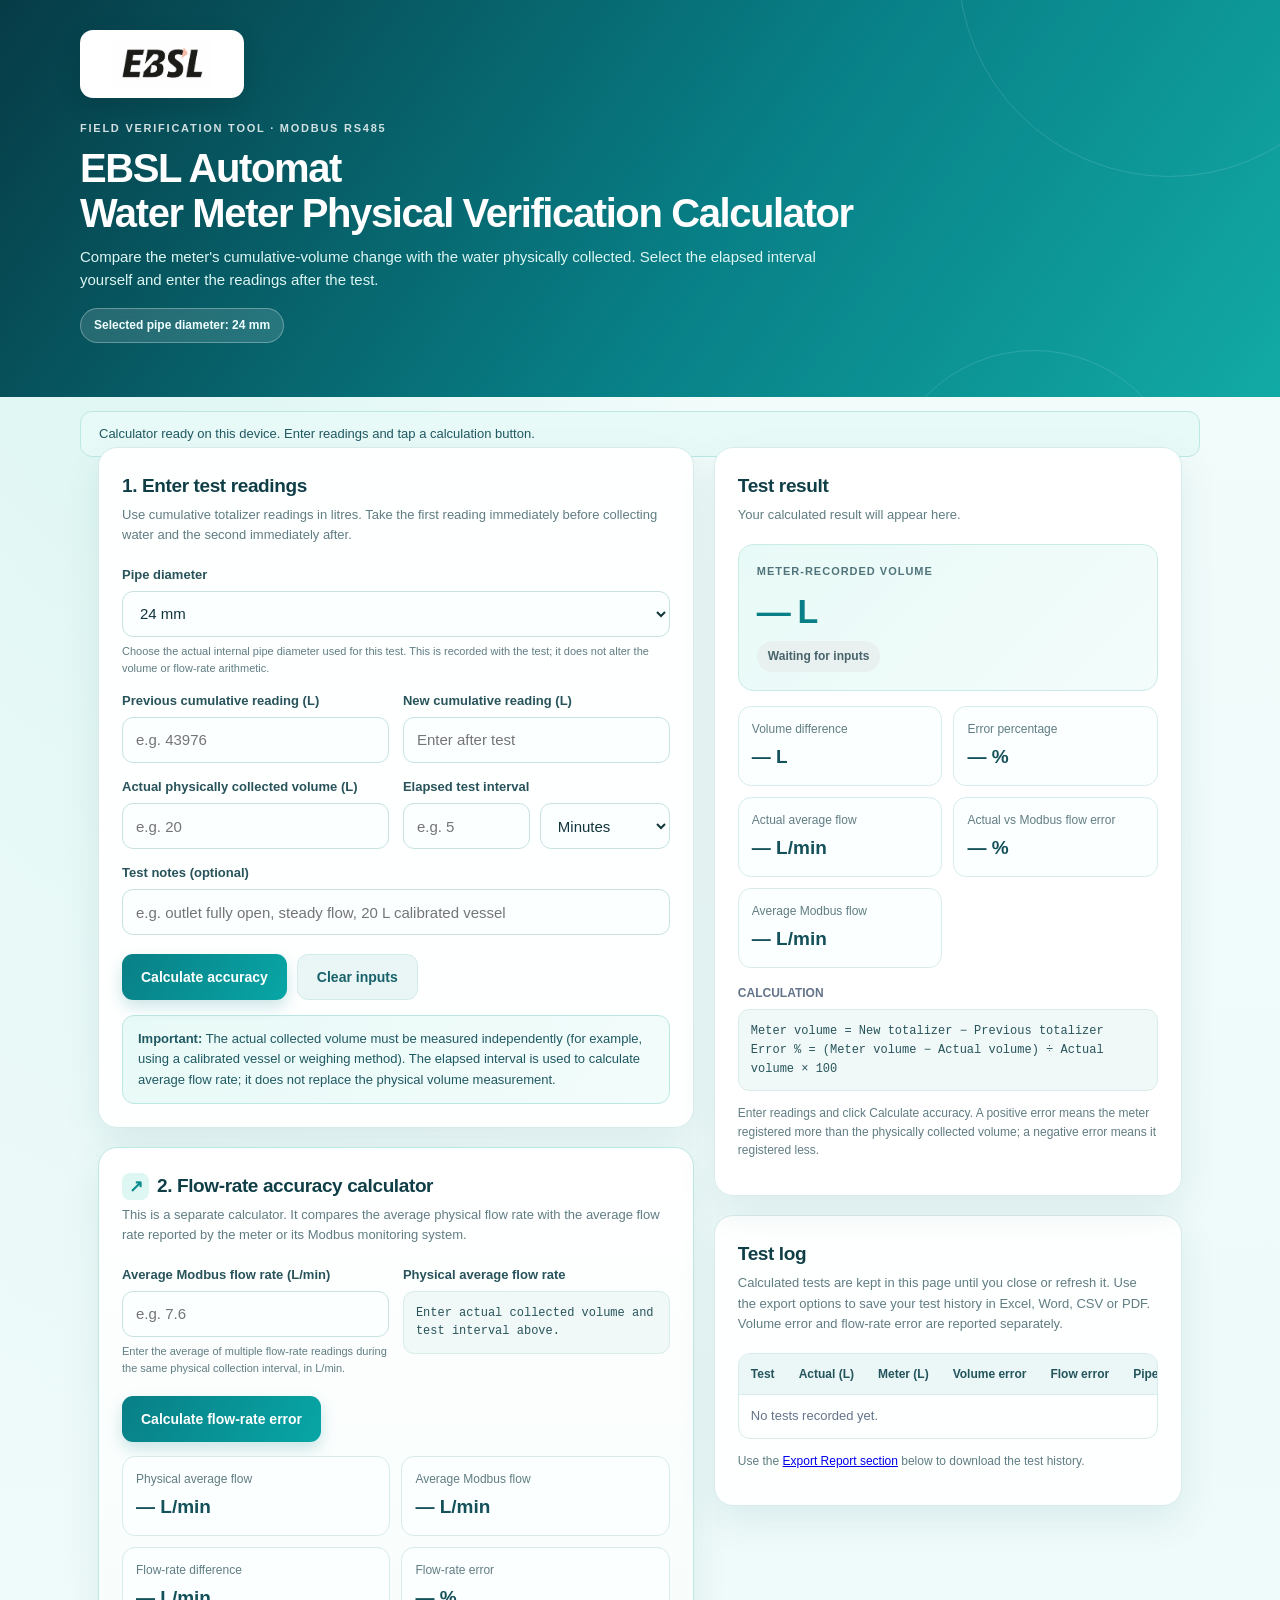
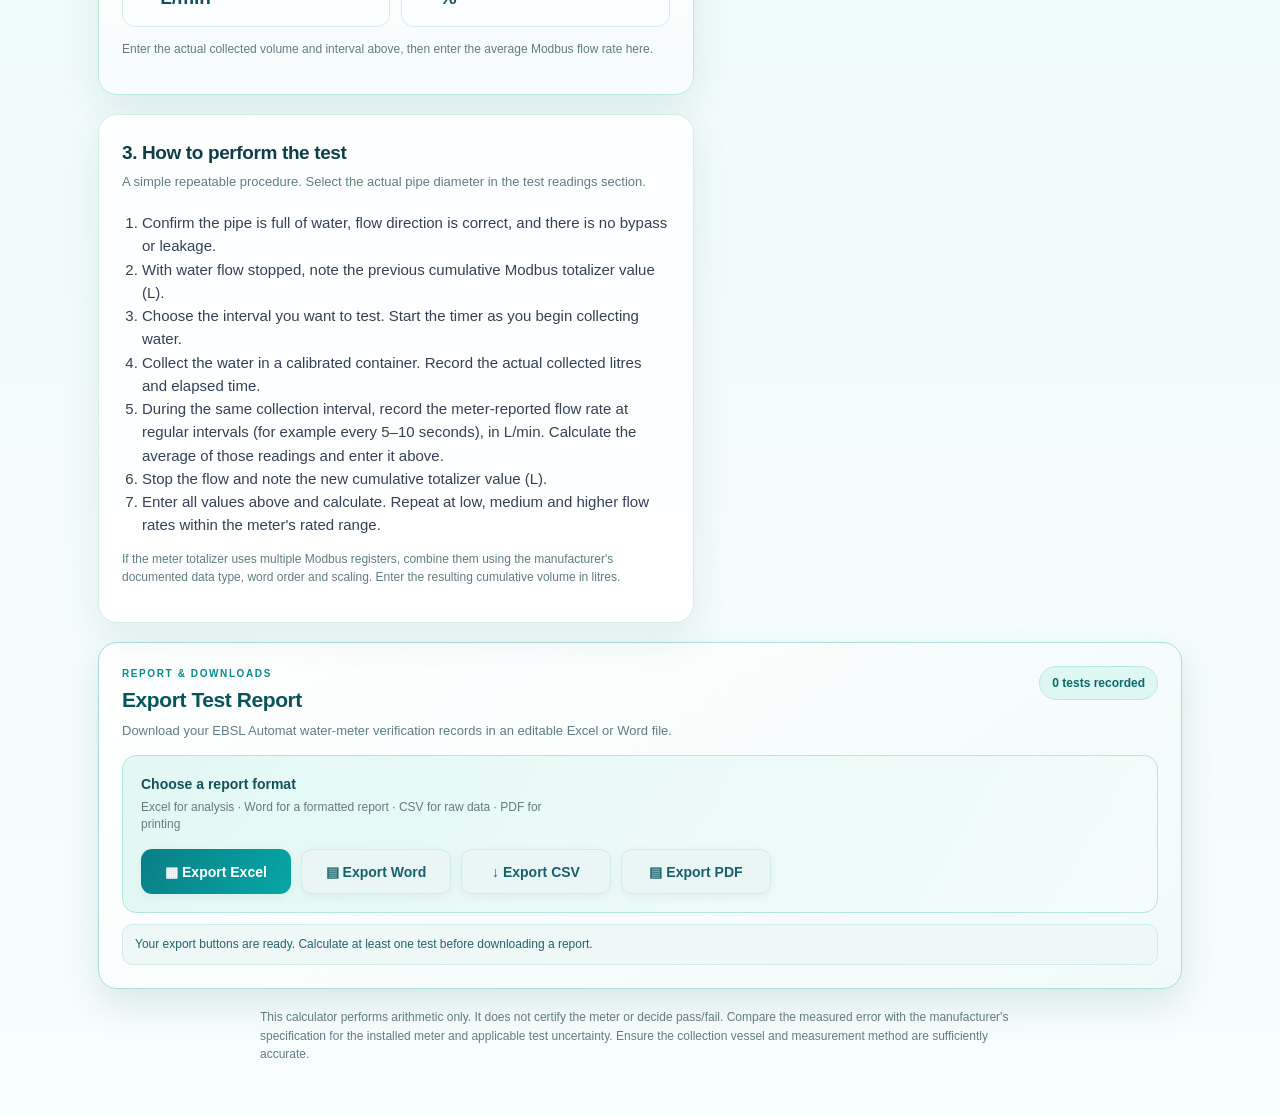
<file: index.html>
<!DOCTYPE html>
<html lang="en">
<head>
<meta charset="UTF-8" />
<meta name="viewport" content="width=device-width, initial-scale=1.0, viewport-fit=cover" />
<meta name="theme-color" content="#063b46" />
<meta name="description" content="EBSL Automat water meter physical verification calculator – compare cumulative totalizer volume with physically collected water and Modbus flow rate." />
<title>EBSL Automat | Water Meter Physical Verification Calculator</title>
<link rel="stylesheet" href="css/styles.css" />
</head>
<body>
<header><div class="wrap"><div class="brandbar"><img class="brand-logo" src="assets/ebsl-logo.png" alt="EBSL Automat logo"></div><div class="eyebrow">Field verification tool · Modbus RS485</div><h1>EBSL Automat<br>Water Meter Physical Verification Calculator</h1><p>Compare the meter's cumulative-volume change with the water physically collected. Select the elapsed interval yourself and enter the readings after the test.</p><span class="spec-pill" id="diameterPill">Selected pipe diameter: 24 mm</span></div></header>
<div id="runtimeStatus" class="notice" style="display:none;max-width:1120px;margin:14px auto;padding:12px 18px" role="status"></div>
<noscript><div class="notice" style="max-width:1120px;margin:14px auto;padding:14px 18px;border-color:#e8b4aa;background:#fff4f2;color:#8a2e22"><strong>JavaScript is disabled in this viewer.</strong> Open this HTML file directly in Chrome (Android) or Safari (iPhone). File previews in messaging, cloud-drive or document apps may not run calculator buttons.</div></noscript>
<main>
<div class="layout">
<section>
<div class="card" id="volumeCalculator">
<h2>1. Enter test readings</h2><p class="sub">Use cumulative totalizer readings in litres. Take the first reading immediately before collecting water and the second immediately after.</p>
<div class="grid">
<div class="field full"><label for="pipeDiameter">Pipe diameter</label><select id="pipeDiameter"><option value="15">15 mm (DN15)</option><option value="20">20 mm (DN20)</option><option value="24" selected>24 mm</option><option value="25">25 mm (DN25)</option><option value="32">32 mm (DN32)</option><option value="40">40 mm (DN40)</option><option value="50">50 mm (DN50)</option><option value="65">65 mm (DN65)</option><option value="80">80 mm (DN80)</option><option value="100">100 mm (DN100)</option><option value="custom">Other / custom diameter</option></select><div class="field hidden" id="customDiameterWrap" style="margin-top:8px"><label for="customDiameter">Enter diameter (mm)</label><input id="customDiameter" type="number" min="1" step="any" placeholder="Enter pipe diameter in mm"></div><span class="hint">Choose the actual internal pipe diameter used for this test. This is recorded with the test; it does not alter the volume or flow-rate arithmetic.</span></div>
<div class="field"><label for="initial">Previous cumulative reading (L)</label><input id="initial" type="number" min="0" step="any" placeholder="e.g. 43976"></div>
<div class="field"><label for="final">New cumulative reading (L)</label><input id="final" type="number" min="0" step="any" placeholder="Enter after test"></div>
<div class="field"><label for="actual">Actual physically collected volume (L)</label><input id="actual" type="number" min="0" step="any" placeholder="e.g. 20"></div>

<div class="field"><label for="duration">Elapsed test interval</label><div class="interval"><input id="duration" type="number" min="0" step="any" placeholder="e.g. 5"><select id="unit"><option value="sec">Seconds</option><option value="min" selected>Minutes</option><option value="hr">Hours</option></select></div></div>
<div class="field full"><label for="notes">Test notes (optional)</label><input id="notes" type="text" placeholder="e.g. outlet fully open, steady flow, 20 L calibrated vessel"></div>
</div>
<div class="actions"><button class="primary" id="calculate" type="button">Calculate accuracy</button><button class="secondary" id="reset" type="button">Clear inputs</button></div>
<div class="error" id="error" role="alert"></div>
<div class="notice"><strong>Important:</strong> The actual collected volume must be measured independently (for example, using a calibrated vessel or weighing method). The elapsed interval is used to calculate average flow rate; it does not replace the physical volume measurement.</div>
</div>
<div class="card" id="flowCalculator">
<h2>2. Flow-rate accuracy calculator</h2>
<p class="sub">This is a separate calculator. It compares the average physical flow rate with the average flow rate reported by the meter or its Modbus monitoring system.</p>
<div class="grid">
<div class="field"><label for="flowModbus">Average Modbus flow rate (L/min)</label><input id="flowModbus" type="number" min="0" step="any" placeholder="e.g. 7.6"><span class="hint">Enter the average of multiple flow-rate readings during the same physical collection interval, in L/min.</span></div>
<div class="field"><label>Physical average flow rate</label><div class="formula" id="physicalFlowPreview">Enter actual collected volume and test interval above.</div></div>
</div>
<div class="actions"><button class="primary" id="calculateFlow" type="button">Calculate flow-rate error</button></div>
<div class="metrics" style="margin-top:14px">
<div class="metric"><span>Physical average flow</span><strong id="flowActualResult">— L/min</strong></div>
<div class="metric"><span>Average Modbus flow</span><strong id="flowModbusResult">— L/min</strong></div>
<div class="metric"><span>Flow-rate difference</span><strong id="flowDifference">— L/min</strong></div>
<div class="metric"><span>Flow-rate error</span><strong id="flowErrorResult">— %</strong></div>
</div>
<p class="foot" id="flowInterpretation">Enter the actual collected volume and interval above, then enter the average Modbus flow rate here.</p>
</div>
<div class="card" id="instructions">
<h2>3. How to perform the test</h2><p class="sub">A simple repeatable procedure. Select the actual pipe diameter in the test readings section.</p>
<ol style="padding-left:20px;margin:0;color:#334155">
<li>Confirm the pipe is full of water, flow direction is correct, and there is no bypass or leakage.</li>
<li>With water flow stopped, note the previous cumulative Modbus totalizer value (L).</li>
<li>Choose the interval you want to test. Start the timer as you begin collecting water.</li>
<li>Collect the water in a calibrated container. Record the actual collected litres and elapsed time.</li>
<li>During the same collection interval, record the meter-reported flow rate at regular intervals (for example every 5–10 seconds), in L/min. Calculate the average of those readings and enter it above.</li>
<li>Stop the flow and note the new cumulative totalizer value (L).</li>
<li>Enter all values above and calculate. Repeat at low, medium and higher flow rates within the meter's rated range.</li>
</ol>
<p class="foot">If the meter totalizer uses multiple Modbus registers, combine them using the manufacturer's documented data type, word order and scaling. Enter the resulting cumulative volume in litres.</p>
</div>
</section>
<aside>
<div class="card result" id="resultCard" aria-live="polite">
<h2>Test result</h2><p class="sub">Your calculated result will appear here.</p>
<div class="hero-result"><div class="small">Meter-recorded volume</div><div class="big" id="meterVolume">— L</div><span class="status" id="status">Waiting for inputs</span></div>
<div class="metrics">
<div class="metric"><span>Volume difference</span><strong id="difference">— L</strong></div>
<div class="metric"><span>Error percentage</span><strong id="errorPct">— %</strong></div>
<div class="metric"><span>Actual average flow</span><strong id="actualFlow">— L/min</strong></div>
<div class="metric"><span>Actual vs Modbus flow error</span><strong id="flowError">— %</strong></div>
<div class="metric"><span>Average Modbus flow</span><strong id="meterFlow">— L/min</strong></div>
</div>
<div style="margin-top:16px"><div class="small" style="font-size:12px;color:#64748b;font-weight:700;margin-bottom:7px">CALCULATION</div><div class="formula" id="formula">Meter volume = New totalizer − Previous totalizer<br>Error % = (Meter volume − Actual volume) ÷ Actual volume × 100</div></div>
<p class="foot" id="interpretation">Enter readings and click Calculate accuracy. A positive error means the meter registered more than the physically collected volume; a negative error means it registered less.</p>
</div>
<div class="card" id="testLog">
<h2>Test log</h2><p class="sub">Calculated tests are kept in this page until you close or refresh it. Use the export options to save your test history in Excel, Word, CSV or PDF. Volume error and flow-rate error are reported separately.</p>
<div class="table-wrap"><table><thead><tr><th>Test</th><th>Actual (L)</th><th>Meter (L)</th><th>Volume error</th><th>Flow error</th><th>Pipe diameter</th><th>Interval</th><th></th></tr></thead><tbody id="log"><tr><td colspan="8" style="color:#64748b">No tests recorded yet.</td></tr></tbody></table></div>
<p class="foot no-print">Use the <a href="#exportArea">Export Report section</a> below to download the test history.</p>
</div>
</aside>
</div>

<section class="card export-card no-print" id="exportArea" aria-label="Export test report">
  <div class="export-heading">
    <div>
      <div class="eyebrow export-eyebrow">REPORT &amp; DOWNLOADS</div>
      <h2>Export Test Report</h2>
      <p class="sub">Download your EBSL Automat water-meter verification records in an editable Excel or Word file.</p>
    </div>
    <span class="export-count" id="exportCount">0 tests recorded</span>
  </div>
  <div class="export-panel">
    <div class="export-copy"><strong>Choose a report format</strong><span>Excel for analysis · Word for a formatted report · CSV for raw data · PDF for printing</span></div>
    <div class="export-actions"><button class="primary" id="exportExcel" type="button">▦ Export Excel</button><button class="secondary" id="exportWord" type="button">▤ Export Word</button><button class="secondary" id="export" type="button">↓ Export CSV</button><button class="secondary" id="exportPdf" type="button">▤ Export PDF</button></div>
  </div>
  <p class="export-message" id="exportStatus" role="status" aria-live="polite">Your export buttons are ready. Calculate at least one test before downloading a report.</p>
</section>

<p class="foot" style="max-width:760px;margin:0 auto">This calculator performs arithmetic only. It does not certify the meter or decide pass/fail. Compare the measured error with the manufacturer's specification for the installed meter and applicable test uncertainty. Ensure the collection vessel and measurement method are sufficiently accurate.</p>
</main>
<section id="printReport" aria-hidden="true"></section>
<script src="js/app.js"></script>
</body>
</html>
</file>
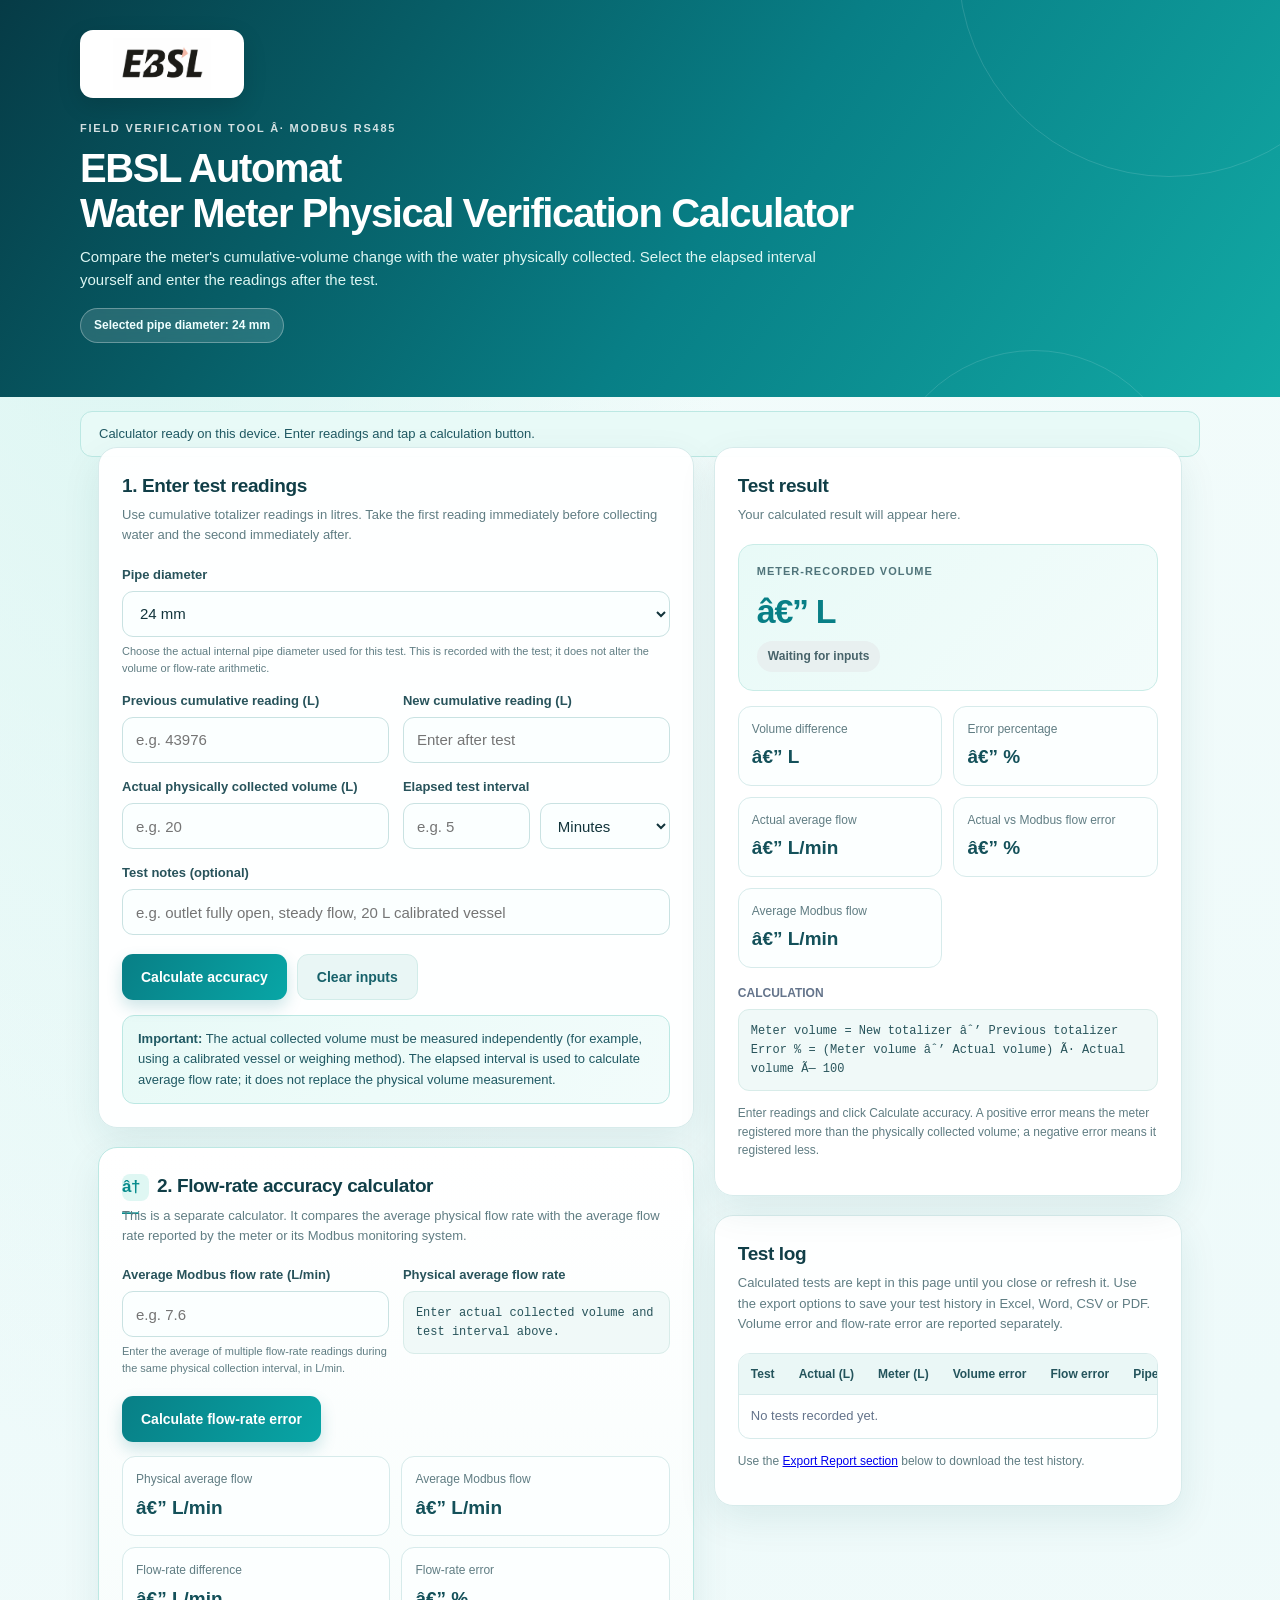
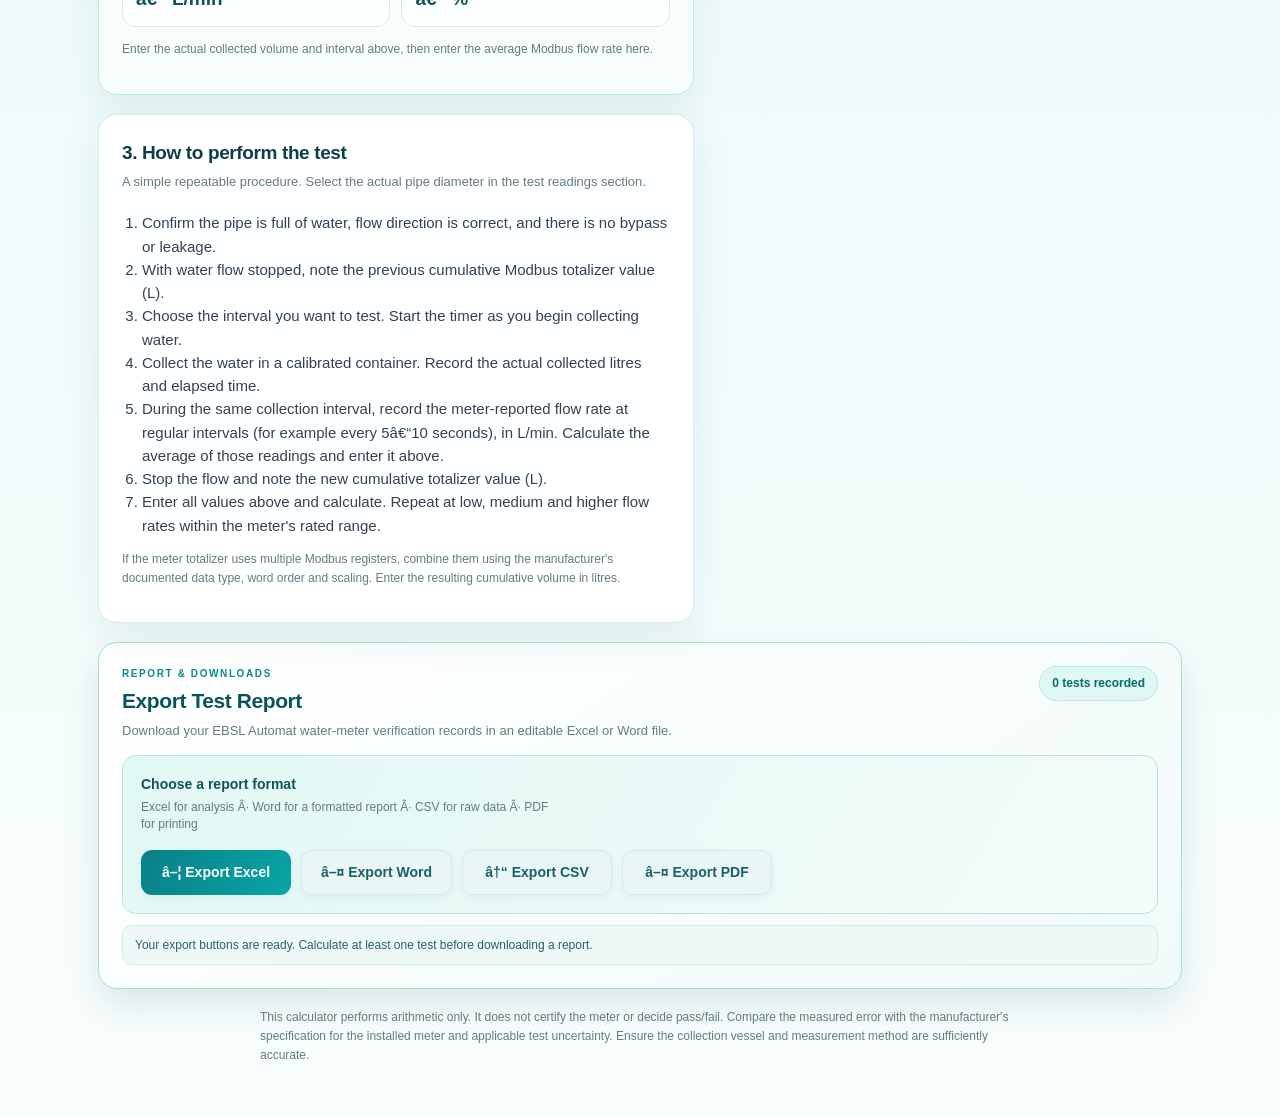
<file: standalone.html>
﻿<!DOCTYPE html>
<html lang="en">
<head>
<meta charset="UTF-8" />
<meta name="viewport" content="width=device-width, initial-scale=1.0, viewport-fit=cover" />
<meta name="theme-color" content="#063b46" />
<meta name="description" content="EBSL Automat water meter physical verification calculator â€“ compare cumulative totalizer volume with physically collected water and Modbus flow rate." />
<title>EBSL Automat | Water Meter Physical Verification Calculator</title>
<style>
:root {
    --bg:#eefafa;
    --card:#ffffff;
    --ink:#12343b;
    --muted:#607d83;
    --line:#d7ebeb;
    --aqua:#08a6a6;
    --aqua-dark:#087f86;
    --aqua-soft:#e4f8f6;
    --deep:#073b46;
    --green:#087a55;
    --red:#b42318;
    --amber:#946200;
    --shadow:0 14px 38px rgba(8,85,93,.09)
}
* {
    box-sizing:border-box
}
html {
    scroll-behavior:smooth;
    -webkit-text-size-adjust:100%
}
body {
    margin:0;
    background:radial-gradient(ellipse at 10% 0%,#d9f5f1 0,transparent 38%),linear-gradient(180deg,#f3fcfb 0%,#eefafa 52%,#f8fdfd 100%);
    color:var(--ink);
    font:15px/1.55 Inter,Segoe UI,Arial,sans-serif;
    overflow-x:hidden
}
header {
    position:relative;
    overflow:hidden;
    background:linear-gradient(125deg,#063b46 0%,#087f86 56%,#12aaa5 100%);
    color:#fff;
    padding:30px 22px 54px
}
header:before,header:after {
    content:"";
    position:absolute;
    border:1px solid rgba(255,255,255,.13);
    border-radius:50%;
    pointer-events:none
}
header:before {
    width:420px;
    height:420px;
    right:-100px;
    top:-245px
}
header:after {
    width:300px;
    height:300px;
    right:95px;
    bottom:-255px
}
.wrap {
    max-width:1120px;
    margin:auto;
    position:relative;
    z-index:1
}
.eyebrow {
    font-size:11px;
    letter-spacing:.16em;
    text-transform:uppercase;
    opacity:.82;
    font-weight:800
}
h1 {
    font-size:clamp(27px,4vw,40px);
    margin:9px 0 9px;
    line-height:1.12;
    letter-spacing:-.035em
}
header p {
    margin:0;
    color:#ddf6f3;
    max-width:740px
}
.brandbar {
    display:flex;
    align-items:center;
    gap:18px;
    margin-bottom:22px
}
.brand-logo {
    width:164px;
    max-height:68px;
    object-fit:contain;
    background:#fff;
    border-radius:13px;
    padding:8px 12px;
    box-shadow:0 8px 24px rgba(0,0,0,.12)
}
.spec-pill {
    display:inline-flex;
    align-items:center;
    gap:8px;
    margin-top:17px;
    background:rgba(255,255,255,.13);
    border:1px solid rgba(255,255,255,.3);
    color:#efffff;
    border-radius:99px;
    padding:7px 13px;
    font-size:12px;
    font-weight:750;
    backdrop-filter:blur(8px)
}
main {
    max-width:1120px;
    margin:-24px auto 52px;
    padding:0 18px;
    position:relative;
    z-index:2
}
.layout {
    display:grid;
    grid-template-columns:1.12fr .88fr;
    gap:20px;
    align-items:start
}
.card {
    background:rgba(255,255,255,.96);
    border:1px solid var(--line);
    border-radius:19px;
    padding:23px;
    box-shadow:var(--shadow);
    margin-bottom:19px
}
.card h2 {
    font-size:19px;
    margin:0 0 5px;
    letter-spacing:-.02em;
    color:#103e47
}
.sub {
    color:var(--muted);
    font-size:13px;
    margin:0 0 19px
}
.grid {
    display:grid;
    grid-template-columns:1fr 1fr;
    gap:14px
}
.field {
    display:flex;
    flex-direction:column;
    gap:6px
}
.field.full {
    grid-column:1/-1
}
label {
    font-size:13px;
    font-weight:700;
    color:#28535b
}
input,select {
    width:100%;
    height:46px;
    border:1px solid #c9e2e2;
    border-radius:11px;
    padding:0 13px;
    font:inherit;
    color:var(--ink);
    background:#fbffff;
    outline:none;
    transition:border .18s,box-shadow .18s
}
input:focus,select:focus {
    border-color:var(--aqua);
    box-shadow:0 0 0 4px rgba(8,166,166,.13)
}
.hint {
    font-size:11px;
    color:var(--muted)
}
.interval {
    display:grid;
    grid-template-columns:1fr 130px;
    gap:10px
}
.actions {
    display:flex;
    gap:10px;
    flex-wrap:wrap;
    margin-top:19px
}
button {
    border:0;
    border-radius:11px;
    padding:12px 19px;
    font-weight:750;
    font-size:14px;
    cursor:pointer;
    transition:transform .15s,box-shadow .15s,background .15s,opacity .15s
}
button:hover {
    transform:translateY(-1px)
}
button:active {
    transform:translateY(0)
}
.primary {
    background:linear-gradient(120deg,var(--aqua-dark),var(--aqua));
    color:#fff;
    box-shadow:0 7px 16px rgba(8,127,134,.2)
}
.primary:hover {
    background:linear-gradient(120deg,#066c75,#079895);
    box-shadow:0 9px 20px rgba(8,127,134,.25)
}
.secondary {
    background:#e9f6f5;
    color:#17616a;
    border:1px solid #d2ece9
}
.secondary:hover {
    background:#dff2f0
}
/* Disabled state for buttons */
button[disabled],button.disabled {
    opacity:.5;
    cursor:not-allowed;
    pointer-events:none
}
.notice {
    border:1px solid #bce8e3;
    background:linear-gradient(120deg,#e8faf7,#f2fcfb);
    color:#205963;
    border-radius:12px;
    padding:13px 15px;
    font-size:13px;
    margin-top:15px
}
.result {
    position:sticky;
    top:16px
}
.hero-result {
    background:linear-gradient(135deg,#e8faf7,#f3fcfb);
    border:1px solid #c9ece7;
    border-radius:15px;
    padding:18px;
    margin:15px 0
}
.hero-result .small {
    font-size:11px;
    color:#50747a;
    font-weight:800;
    text-transform:uppercase;
    letter-spacing:.09em
}
.big {
    font-size:34px;
    font-weight:850;
    letter-spacing:-.04em;
    margin:4px 0;
    color:#087f86;
    word-break:break-word
}
.status {
    display:inline-block;
    border-radius:99px;
    padding:6px 11px;
    font-size:12px;
    font-weight:800;
    background:#e8f0f0;
    color:#47636a;
    transition:background .2s,color .2s
}
.status.good {
    background:#d9f7e9;
    color:#116342
}
.status.warn {
    background:#fff4d8;
    color:#855d00
}
.status.bad {
    background:#fee6e4;
    color:#991b1b
}
.metrics {
    display:grid;
    grid-template-columns:1fr 1fr;
    gap:11px
}
.metric {
    padding:13px;
    border:1px solid var(--line);
    border-radius:13px;
    background:#fcffff;
    overflow:hidden
}
.metric span {
    display:block;
    color:var(--muted);
    font-size:12px
}
.metric strong {
    display:block;
    font-size:19px;
    margin-top:4px;
    color:#14515a;
    word-break:break-word;
    overflow-wrap:anywhere
}
.formula {
    font-family:ui-monospace,SFMono-Regular,Consolas,monospace;
    background:#f0f9f8;
    border:1px solid #d8ece9;
    padding:12px;
    border-radius:11px;
    font-size:12px;
    overflow-wrap:anywhere;
    color:#28545b
}
.foot {
    color:var(--muted);
    font-size:12px;
    margin-top:13px
}
.error {
    color:var(--red);
    font-size:13px;
    margin-top:10px;
    display:none
}
.table-wrap {
    overflow:auto;
    -webkit-overflow-scrolling:touch;
    border:1px solid var(--line);
    border-radius:12px;
    max-width:100%;
    min-width:0
}
table {
    border-collapse:collapse;
    width:100%;
    font-size:13px
}
th,td {
    text-align:left;
    padding:11px 12px;
    border-bottom:1px solid var(--line);
    white-space:nowrap
}
th {
    color:#24545c;
    background:#eaf7f6;
    font-size:12px
}
tr:last-child td {
    border-bottom:0
}
.hidden {
    display:none!important
}
/* Delete button in test log */
.btn-delete {
    background:none;
    border:1px solid #e8d0d0;
    border-radius:7px;
    color:#a44;
    font-size:11px;
    padding:4px 8px;
    min-height:auto;
    cursor:pointer;
    font-weight:700
}
.btn-delete:hover {
    background:#fee6e4;
    border-color:#d99;
    transform:none
}
#flowCalculator {
    border-color:#bce8e3;
    background:linear-gradient(180deg,#ffffff,#f7fdfc)
}
#flowCalculator h2:before {
    content:"â†—";
    display:inline-grid;
    place-items:center;
    width:27px;
    height:27px;
    margin-right:8px;
    border-radius:8px;
    background:#dff7f3;
    color:#078b8c;
    font-size:17px
}
#flowCalculator .hero-result {
    background:#e8faf7
}
/* Export card and panel */
.export-card {
    scroll-margin-top:18px;
    border:1px solid #a9ded9;
    background:linear-gradient(145deg,#ffffff 0%,#f0fbf9 100%);
    box-shadow:0 16px 36px rgba(8,85,93,.12)
}
.export-heading {
    display:flex;
    align-items:flex-start;
    justify-content:space-between;
    gap:14px;
    flex-wrap:wrap
}
.export-heading h2 {
    font-size:21px;
    margin:3px 0 4px;
    color:#07545b
}
.export-heading .sub {
    margin:0 0 2px
}
.export-eyebrow {
    color:#078b8c;
    opacity:1;
    font-size:10px
}
.export-count {
    display:inline-flex;
    align-items:center;
    justify-content:center;
    border-radius:99px;
    padding:7px 12px;
    background:#dff7f3;
    color:#086b6f;
    font-size:12px;
    font-weight:800;
    border:1px solid #bce8e3;
    white-space:nowrap
}
.export-panel {
    display:flex;
    align-items:center;
    justify-content:space-between;
    gap:16px;
    flex-wrap:wrap;
    background:linear-gradient(120deg,#e2f8f4,#f3fcfb);
    border:1px solid #b6e4de;
    border-radius:14px;
    margin:12px 0 0;
    padding:18px
}
.export-copy strong {
    display:block;
    color:#14515a;
    font-size:14px
}
.export-copy span {
    display:block;
    color:#607d83;
    font-size:12px;
    margin-top:3px;
    max-width:420px;
    line-height:1.45
}
.export-actions {
    display:flex;
    gap:10px;
    flex-wrap:wrap
}
.export-actions button {
    min-width:150px;
    min-height:45px;
    box-shadow:0 3px 10px rgba(6,80,85,.06)
}
.export-message {
    margin:11px 0 0;
    padding:10px 12px;
    border-radius:10px;
    background:#edf8f7;
    border:1px solid #d0ece8;
    color:#28616a;
    font-size:12px
}
.export-message:empty {
    display:none
}
.export-message[data-state="success"] {
    background:#e5f8ed;
    border-color:#bfe8ce;
    color:#12613d
}
.export-message[data-state="warning"] {
    background:#fff7e5;
    border-color:#f1dca5;
    color:#7c5900
}
.export-card a {
    color:#087f86;
    font-weight:800;
    text-decoration:underline;
    text-underline-offset:2px
}
#printReport {
    display:none
}
/* Keep nested grid and cards shrinkable on narrow screens. */
.layout>section,.layout>aside,.card,.grid,.field {
    min-width:0
}
input,select,button {
    max-width:100%
}
/* Mobile usability: make taps reliable and show results immediately after the input form. */
button {
    touch-action:manipulation;
    -webkit-tap-highlight-color:transparent;
    min-height:46px
}
#runtimeStatus {
    border-color:#bce8e3;
    background:#e8faf7;
    color:#205963
}

/* ===== Print ===== */
@media print {
    body {
        background:#fff!important;
        color:#172f35!important;
        font-size:11px
    }
    header {
        background:#fff!important;
        color:#12343b!important;
        padding:10px 0!important;
        border-bottom:2px solid #08a6a6
    }
    header p,.spec-pill {
        color:#456!important
    }
    main {
        margin:0!important;
        padding:0!important;
        max-width:none!important
    }
    .layout {
        display:none!important
    }
    .foot {
        display:none!important
    }
    #printReport {
        display:block!important;
        padding:18px 0
    }
    #printReport h1 {
        font-size:23px;
        margin:0 0 4px
    }
    #printReport h2 {
        font-size:15px;
        margin:18px 0 7px
    }
    #printReport table {
        font-size:9px
    }
    #printReport th,#printReport td {
        padding:6px;
        border:1px solid #cbdede;
        white-space:normal
    }
    #printReport .print-meta {
        color:#526d72;
        font-size:10px;
        margin:5px 0 14px
    }
    .no-print {
        display:none!important
    }
    @page {
        size:A4 landscape;
        margin:12mm
    }
}

/* ===== Responsive: tablet / mobile ===== */
@media(max-width:780px) {
    body {
        font-size:16px
    }
    header {
        padding:24px 18px 42px
    }
    main {
        padding-left:12px;
        padding-right:12px
    }
    .layout {
        grid-template-columns:1fr
    }
    /* Show result card right after input card on mobile using display:contents */
    .layout>section,.layout>aside {
        display:contents
    }
    #volumeCalculator {
        order:1
    }
    #resultCard {
        order:2;
        position:static
    }
    #flowCalculator {
        order:3
    }
    #instructions {
        order:4
    }
    #testLog {
        order:5
    }
    #volumeCalculator,#resultCard,#flowCalculator,#instructions,#testLog {
        width:100%;
        min-width:0
    }
    .result {
        position:static
    }
    .grid {
        grid-template-columns:1fr
    }
    .field.full {
        grid-column:auto
    }
    .interval {
        grid-template-columns:1fr 115px
    }
    .card {
        padding:16px;
        border-radius:16px
    }
    .brand-logo {
        width:135px
    }
    .metrics {
        gap:8px
    }
    .metric strong {
        font-size:17px
    }
    input,select {
        font-size:16px;
        min-height:48px
    }
    .actions button {
        flex:1 1 100%;
        width:100%;
        min-height:52px;
        font-size:16px
    }
    /* Export panel: stack vertically on mobile */
    .export-heading {
        display:block
    }
    .export-count {
        margin-top:10px
    }
    .export-panel {
        flex-direction:column;
        align-items:stretch
    }
    .export-copy {
        width:100%
    }
    .export-actions {
        width:100%;
        flex-direction:column
    }
    .export-actions button {
        flex:1 1 auto;
        min-width:0;
        min-height:48px;
        font-size:15px;
        width:100%
    }
    /* Table cells can wrap on mobile */
    th,td {
        white-space:normal;
        padding:9px 8px
    }
}

/* ===== Extra-small screens (< 400px) ===== */
@media(max-width:400px) {
    .metrics {
        grid-template-columns:1fr
    }
    .big {
        font-size:28px
    }
    h1 {
        font-size:24px
    }
    .brand-logo {
        width:120px
    }
    .export-heading h2 {
        font-size:18px
    }
}

</style>
</head>
<body>
<header><div class="wrap"><div class="brandbar"><img class="brand-logo" src="[data-uri]" alt="EBSL Automat logo"></div><div class="eyebrow">Field verification tool Â· Modbus RS485</div><h1>EBSL Automat<br>Water Meter Physical Verification Calculator</h1><p>Compare the meter's cumulative-volume change with the water physically collected. Select the elapsed interval yourself and enter the readings after the test.</p><span class="spec-pill" id="diameterPill">Selected pipe diameter: 24 mm</span></div></header>
<div id="runtimeStatus" class="notice" style="display:none;max-width:1120px;margin:14px auto;padding:12px 18px" role="status"></div>
<noscript><div class="notice" style="max-width:1120px;margin:14px auto;padding:14px 18px;border-color:#e8b4aa;background:#fff4f2;color:#8a2e22"><strong>JavaScript is disabled in this viewer.</strong> Open this HTML file directly in Chrome (Android) or Safari (iPhone). File previews in messaging, cloud-drive or document apps may not run calculator buttons.</div></noscript>
<main>
<div class="layout">
<section>
<div class="card" id="volumeCalculator">
<h2>1. Enter test readings</h2><p class="sub">Use cumulative totalizer readings in litres. Take the first reading immediately before collecting water and the second immediately after.</p>
<div class="grid">
<div class="field full"><label for="pipeDiameter">Pipe diameter</label><select id="pipeDiameter"><option value="15">15 mm (DN15)</option><option value="20">20 mm (DN20)</option><option value="24" selected>24 mm</option><option value="25">25 mm (DN25)</option><option value="32">32 mm (DN32)</option><option value="40">40 mm (DN40)</option><option value="50">50 mm (DN50)</option><option value="65">65 mm (DN65)</option><option value="80">80 mm (DN80)</option><option value="100">100 mm (DN100)</option><option value="custom">Other / custom diameter</option></select><div class="field hidden" id="customDiameterWrap" style="margin-top:8px"><label for="customDiameter">Enter diameter (mm)</label><input id="customDiameter" type="number" min="1" step="any" placeholder="Enter pipe diameter in mm"></div><span class="hint">Choose the actual internal pipe diameter used for this test. This is recorded with the test; it does not alter the volume or flow-rate arithmetic.</span></div>
<div class="field"><label for="initial">Previous cumulative reading (L)</label><input id="initial" type="number" min="0" step="any" placeholder="e.g. 43976"></div>
<div class="field"><label for="final">New cumulative reading (L)</label><input id="final" type="number" min="0" step="any" placeholder="Enter after test"></div>
<div class="field"><label for="actual">Actual physically collected volume (L)</label><input id="actual" type="number" min="0" step="any" placeholder="e.g. 20"></div>

<div class="field"><label for="duration">Elapsed test interval</label><div class="interval"><input id="duration" type="number" min="0" step="any" placeholder="e.g. 5"><select id="unit"><option value="sec">Seconds</option><option value="min" selected>Minutes</option><option value="hr">Hours</option></select></div></div>
<div class="field full"><label for="notes">Test notes (optional)</label><input id="notes" type="text" placeholder="e.g. outlet fully open, steady flow, 20 L calibrated vessel"></div>
</div>
<div class="actions"><button class="primary" id="calculate" type="button">Calculate accuracy</button><button class="secondary" id="reset" type="button">Clear inputs</button></div>
<div class="error" id="error" role="alert"></div>
<div class="notice"><strong>Important:</strong> The actual collected volume must be measured independently (for example, using a calibrated vessel or weighing method). The elapsed interval is used to calculate average flow rate; it does not replace the physical volume measurement.</div>
</div>
<div class="card" id="flowCalculator">
<h2>2. Flow-rate accuracy calculator</h2>
<p class="sub">This is a separate calculator. It compares the average physical flow rate with the average flow rate reported by the meter or its Modbus monitoring system.</p>
<div class="grid">
<div class="field"><label for="flowModbus">Average Modbus flow rate (L/min)</label><input id="flowModbus" type="number" min="0" step="any" placeholder="e.g. 7.6"><span class="hint">Enter the average of multiple flow-rate readings during the same physical collection interval, in L/min.</span></div>
<div class="field"><label>Physical average flow rate</label><div class="formula" id="physicalFlowPreview">Enter actual collected volume and test interval above.</div></div>
</div>
<div class="actions"><button class="primary" id="calculateFlow" type="button">Calculate flow-rate error</button></div>
<div class="metrics" style="margin-top:14px">
<div class="metric"><span>Physical average flow</span><strong id="flowActualResult">â€” L/min</strong></div>
<div class="metric"><span>Average Modbus flow</span><strong id="flowModbusResult">â€” L/min</strong></div>
<div class="metric"><span>Flow-rate difference</span><strong id="flowDifference">â€” L/min</strong></div>
<div class="metric"><span>Flow-rate error</span><strong id="flowErrorResult">â€” %</strong></div>
</div>
<p class="foot" id="flowInterpretation">Enter the actual collected volume and interval above, then enter the average Modbus flow rate here.</p>
</div>
<div class="card" id="instructions">
<h2>3. How to perform the test</h2><p class="sub">A simple repeatable procedure. Select the actual pipe diameter in the test readings section.</p>
<ol style="padding-left:20px;margin:0;color:#334155">
<li>Confirm the pipe is full of water, flow direction is correct, and there is no bypass or leakage.</li>
<li>With water flow stopped, note the previous cumulative Modbus totalizer value (L).</li>
<li>Choose the interval you want to test. Start the timer as you begin collecting water.</li>
<li>Collect the water in a calibrated container. Record the actual collected litres and elapsed time.</li>
<li>During the same collection interval, record the meter-reported flow rate at regular intervals (for example every 5â€“10 seconds), in L/min. Calculate the average of those readings and enter it above.</li>
<li>Stop the flow and note the new cumulative totalizer value (L).</li>
<li>Enter all values above and calculate. Repeat at low, medium and higher flow rates within the meter's rated range.</li>
</ol>
<p class="foot">If the meter totalizer uses multiple Modbus registers, combine them using the manufacturer's documented data type, word order and scaling. Enter the resulting cumulative volume in litres.</p>
</div>
</section>
<aside>
<div class="card result" id="resultCard" aria-live="polite">
<h2>Test result</h2><p class="sub">Your calculated result will appear here.</p>
<div class="hero-result"><div class="small">Meter-recorded volume</div><div class="big" id="meterVolume">â€” L</div><span class="status" id="status">Waiting for inputs</span></div>
<div class="metrics">
<div class="metric"><span>Volume difference</span><strong id="difference">â€” L</strong></div>
<div class="metric"><span>Error percentage</span><strong id="errorPct">â€” %</strong></div>
<div class="metric"><span>Actual average flow</span><strong id="actualFlow">â€” L/min</strong></div>
<div class="metric"><span>Actual vs Modbus flow error</span><strong id="flowError">â€” %</strong></div>
<div class="metric"><span>Average Modbus flow</span><strong id="meterFlow">â€” L/min</strong></div>
</div>
<div style="margin-top:16px"><div class="small" style="font-size:12px;color:#64748b;font-weight:700;margin-bottom:7px">CALCULATION</div><div class="formula" id="formula">Meter volume = New totalizer âˆ’ Previous totalizer<br>Error % = (Meter volume âˆ’ Actual volume) Ã· Actual volume Ã— 100</div></div>
<p class="foot" id="interpretation">Enter readings and click Calculate accuracy. A positive error means the meter registered more than the physically collected volume; a negative error means it registered less.</p>
</div>
<div class="card" id="testLog">
<h2>Test log</h2><p class="sub">Calculated tests are kept in this page until you close or refresh it. Use the export options to save your test history in Excel, Word, CSV or PDF. Volume error and flow-rate error are reported separately.</p>
<div class="table-wrap"><table><thead><tr><th>Test</th><th>Actual (L)</th><th>Meter (L)</th><th>Volume error</th><th>Flow error</th><th>Pipe diameter</th><th>Interval</th><th></th></tr></thead><tbody id="log"><tr><td colspan="8" style="color:#64748b">No tests recorded yet.</td></tr></tbody></table></div>
<p class="foot no-print">Use the <a href="#exportArea">Export Report section</a> below to download the test history.</p>
</div>
</aside>
</div>

<section class="card export-card no-print" id="exportArea" aria-label="Export test report">
  <div class="export-heading">
    <div>
      <div class="eyebrow export-eyebrow">REPORT &amp; DOWNLOADS</div>
      <h2>Export Test Report</h2>
      <p class="sub">Download your EBSL Automat water-meter verification records in an editable Excel or Word file.</p>
    </div>
    <span class="export-count" id="exportCount">0 tests recorded</span>
  </div>
  <div class="export-panel">
    <div class="export-copy"><strong>Choose a report format</strong><span>Excel for analysis Â· Word for a formatted report Â· CSV for raw data Â· PDF for printing</span></div>
    <div class="export-actions"><button class="primary" id="exportExcel" type="button">â–¦ Export Excel</button><button class="secondary" id="exportWord" type="button">â–¤ Export Word</button><button class="secondary" id="export" type="button">â†“ Export CSV</button><button class="secondary" id="exportPdf" type="button">â–¤ Export PDF</button></div>
  </div>
  <p class="export-message" id="exportStatus" role="status" aria-live="polite">Your export buttons are ready. Calculate at least one test before downloading a report.</p>
</section>

<p class="foot" style="max-width:760px;margin:0 auto">This calculator performs arithmetic only. It does not certify the meter or decide pass/fail. Compare the measured error with the manufacturer's specification for the installed meter and applicable test uncertainty. Ensure the collection vessel and measurement method are sufficiently accurate.</p>
</main>
<section id="printReport" aria-hidden="true"></section>
<script>
/* EBSL Automat calculator â€“ legacy/mobile-browser compatible ES5 script */
var tests = [];
function byId(id) { return document.getElementById(id); }
function isNum(v) { return typeof v === 'number' && isFinite(v); }
function fmt(n, d) {
  if (typeof d === 'undefined') d = 3;
  if (!isNum(Number(n))) return String(n);
  var value = Number(n);
  var factor = Math.pow(10, d);
  value = Math.round(value * factor) / factor;
  var parts = String(value).split('.');
  parts[0] = parts[0].replace(/\B(?=(\d{3})+(?!\d))/g, ',');
  return parts.join('.');
}
function safeScroll(id) {
  var target = byId(id);
  if (!target) return;
  try {
    if (target.scrollIntoView) {
      target.scrollIntoView({ behavior: 'smooth', block: 'start' });
    }
  } catch (e) { /* Scrolling is optional; never block calculation. */ }
}
function showError(msg) {
  var el = byId('error');
  el.textContent = msg || '';
  el.style.display = msg ? 'block' : 'none';
  if (msg) safeScroll('error');
}
function showExportStatus(msg, state) {
  var el = byId('exportStatus');
  if (!el) return;
  el.textContent = msg;
  if (el.setAttribute) el.setAttribute('data-state', state || 'info');
}
function updateExportCount() {
  var n = tests.length;
  byId('exportCount').textContent = n + ' test' + (n === 1 ? '' : 's') + ' recorded';
}
function selectedDiameter() {
  var select = byId('pipeDiameter');
  var value = select.value === 'custom' ? byId('customDiameter').value : select.value;
  return Number(value);
}

/* Classify error magnitude for status badge */
function errorClass(err) {
  var abs = Math.abs(err);
  if (abs === 0) return 'good';
  if (abs <= 2) return 'good';
  if (abs <= 5) return 'warn';
  return 'bad';
}

function calculate() {
  showError('');
  var a = byId('initial').value;
  var b = byId('final').value;
  var c = byId('actual').value;
  var d = byId('duration').value;
  var rawFlow = byId('flowModbus').value;
  if (a === '' || b === '' || c === '' || d === '') {
    showError('Please fill in both totalizer readings, actual collected volume and test interval.');
    return false;
  }
  var initial = Number(a), finalValue = Number(b), actual = Number(c), duration = Number(d);
  var modbusFlow = rawFlow === '' ? null : Number(rawFlow);
  if (!isNum(initial) || !isNum(finalValue) || !isNum(actual) || !isNum(duration) || initial < 0 || finalValue < 0 || actual <= 0 || duration <= 0 || (modbusFlow !== null && (!isNum(modbusFlow) || modbusFlow < 0))) {
    showError('Enter valid numbers. Readings and flow rate cannot be negative; actual volume and interval must be greater than zero.');
    return false;
  }
  var diameter = selectedDiameter();
  if (!isNum(diameter) || diameter <= 0) {
    showError('Select a pipe diameter or enter a custom diameter greater than zero.');
    return false;
  }
  if (finalValue < initial) {
    showError('The new cumulative reading is lower than the previous reading. Check the readings, totalizer reset or rollover before calculating.');
    return false;
  }
  var unitValue = byId('unit').value;
  var minutes = duration * (unitValue === 'sec' ? 1 / 60 : (unitValue === 'hr' ? 60 : 1));
  var meter = finalValue - initial;
  var err = ((meter - actual) / actual) * 100;
  var diff = meter - actual;
  var actualFlow = actual / minutes;
  var flowErr = (modbusFlow === null) ? null : ((modbusFlow - actualFlow) / actualFlow) * 100;
  byId('meterVolume').textContent = fmt(meter) + ' L';
  byId('difference').textContent = (diff > 0 ? '+' : '') + fmt(diff) + ' L';
  byId('errorPct').textContent = (err > 0 ? '+' : '') + fmt(err, 2) + '%';
  byId('actualFlow').textContent = fmt(actualFlow) + ' L/min';
  byId('meterFlow').textContent = modbusFlow === null ? 'Not entered' : fmt(modbusFlow) + ' L/min';
  byId('flowError').textContent = flowErr === null ? 'Use flow calculator' : ((flowErr > 0 ? '+' : '') + fmt(flowErr, 2) + '%');
  var status = byId('status');
  var cls = errorClass(err);
  status.className = 'status ' + cls;
  status.textContent = err > 0 ? 'Over-registering' : (err < 0 ? 'Under-registering' : 'Exact match');
  byId('interpretation').textContent = err > 0 ? ('The totalizer registered ' + fmt(Math.abs(diff)) + ' L more than the collected volume (' + fmt(Math.abs(err), 2) + '% error). Flow-rate comparison is calculated separately.') : (err < 0 ? ('The totalizer registered ' + fmt(Math.abs(diff)) + ' L less than the collected volume (' + fmt(Math.abs(err), 2) + '% error). Flow-rate comparison is calculated separately.') : 'The totalizer and physical collection match for this test. Flow-rate comparison is calculated separately.');
  byId('formula').innerHTML = 'Meter volume = ' + fmt(finalValue) + ' âˆ’ ' + fmt(initial) + ' = ' + fmt(meter) + ' L<br>Error % = (' + fmt(meter) + ' âˆ’ ' + fmt(actual) + ') Ã· ' + fmt(actual) + ' Ã— 100 = ' + fmt(err, 2) + '%';
  var interval = duration + ' ' + (unitValue === 'sec' ? 'seconds' : (unitValue === 'hr' ? 'hours' : 'minutes'));
  var record = { actual: actual, meter: meter, error: err, interval: interval, notes: byId('notes').value, initial: initial, final: finalValue, actualFlow: actualFlow, meterFlow: modbusFlow, flowError: flowErr, diameter: diameter, duration: duration, durationUnit: unitValue };
  tests.push(record);
  renderLog();
  safeScroll('resultCard');
  return true;
}

function flowCalc() {
  showError('');
  var actualText = byId('actual').value;
  var durationText = byId('duration').value;
  var raw = byId('flowModbus').value;
  if (actualText === '' || durationText === '' || raw === '') {
    showError('For flow-rate accuracy, enter actual collected volume, test interval and average Modbus flow rate.');
    return false;
  }
  var actual = Number(actualText), duration = Number(durationText), modbus = Number(raw);
  if (!isNum(actual) || !isNum(duration) || !isNum(modbus) || actual <= 0 || duration <= 0 || modbus < 0) {
    showError('Enter valid positive volume and interval, and a non-negative Modbus flow rate.');
    return false;
  }
  var unitValue = byId('unit').value;
  var minutes = duration * (unitValue === 'sec' ? 1 / 60 : (unitValue === 'hr' ? 60 : 1));
  var physical = actual / minutes;
  var diff = modbus - physical;
  var err = (diff / physical) * 100;
  byId('flowActualResult').textContent = fmt(physical) + ' L/min';
  byId('flowModbusResult').textContent = fmt(modbus) + ' L/min';
  byId('flowDifference').textContent = (diff > 0 ? '+' : '') + fmt(diff) + ' L/min';
  byId('flowErrorResult').textContent = (err > 0 ? '+' : '') + fmt(err, 2) + '%';
  byId('physicalFlowPreview').textContent = fmt(actual) + ' L / ' + fmt(minutes) + ' min = ' + fmt(physical) + ' L/min';
  byId('flowInterpretation').textContent = err > 0 ? ('Modbus average flow is higher than the physical average by ' + fmt(Math.abs(err), 2) + '%.') : (err < 0 ? ('Modbus average flow is lower than the physical average by ' + fmt(Math.abs(err), 2) + '%.') : 'The average Modbus and physical flow rates match for this test.');
  var diameter = selectedDiameter();
  var i, latest = null;
  for (i = tests.length - 1; i >= 0; i--) {
    if (tests[i].initial === Number(byId('initial').value) && tests[i].final === Number(byId('final').value) && tests[i].actual === actual && tests[i].duration === duration && tests[i].durationUnit === unitValue && tests[i].diameter === diameter) { latest = tests[i]; break; }
  }
  if (latest) {
    latest.meterFlow = modbus;
    latest.flowError = err;
    renderLog();
    showExportStatus('Flow-rate result added to the matching test record. Excel and Word exports include it.', 'success');
  } else {
    showExportStatus('Flow-rate result calculated. To include it in exports, calculate and record the matching volume test first.', 'info');
  }
  safeScroll('flowActualResult');
  return true;
}

function deleteTest(index) {
  if (index >= 0 && index < tests.length) {
    tests.splice(index, 1);
    renderLog();
  }
}

function renderLog() {
  var body = byId('log');
  updateExportCount();
  if (!tests.length) {
    body.innerHTML = '<tr><td colspan="8" style="color:#64748b">No tests recorded yet.</td></tr>';
    showExportStatus('Your export buttons are ready. Calculate at least one test before downloading a report.', 'info');
    return;
  }
  var html = '', i, t;
  for (i = 0; i < tests.length; i++) {
    t = tests[i];
    html += '<tr><td>' + (i + 1) + '</td><td>' + fmt(t.actual) + '</td><td>' + fmt(t.meter) + '</td><td>' + fmt(t.error, 2) + '%</td><td>' + (t.flowError === null ? 'N/A' : fmt(t.flowError, 2) + '%') + '</td><td>' + fmt(t.diameter) + ' mm</td><td>' + t.interval + '</td><td><button class="btn-delete" onclick="deleteTest(' + i + ')" title="Delete test #' + (i + 1) + '" type="button">âœ•</button></td></tr>';
  }
  body.innerHTML = html;
  showExportStatus(tests.length + ' test(s) available for export. Choose Excel, Word, CSV or PDF.', 'success');
}

function resetCalculator() {
  var ids = ['initial', 'final', 'actual', 'flowModbus', 'duration', 'notes'];
  var i;
  for (i = 0; i < ids.length; i++) byId(ids[i]).value = '';
  byId('unit').value = 'min';
  /* Reset pipe diameter to default */
  byId('pipeDiameter').value = '24';
  byId('customDiameterWrap').className = 'field hidden';
  byId('diameterPill').textContent = 'Selected pipe diameter: 24 mm';
  showError('');
  var resetIds = ['meterVolume', 'difference', 'errorPct', 'actualFlow', 'meterFlow', 'flowError', 'flowActualResult', 'flowModbusResult', 'flowDifference', 'flowErrorResult'];
  for (i = 0; i < resetIds.length; i++) byId(resetIds[i]).textContent = 'â€”';
  byId('physicalFlowPreview').textContent = 'Enter actual collected volume and test interval above.';
  byId('flowInterpretation').textContent = 'Enter the actual collected volume and interval above, then enter the average Modbus flow rate here.';
  byId('status').className = 'status';
  byId('status').textContent = 'Waiting for inputs';
  byId('interpretation').textContent = 'Enter readings and calculate to view the comparison.';
  byId('formula').innerHTML = 'Meter volume = New totalizer âˆ’ Previous totalizer<br>Error % = (Meter volume âˆ’ Actual volume) Ã· Actual volume Ã— 100';
}

function exportRows() {
  var rows = [['Test', 'Pipe diameter (mm)', 'Previous totalizer (L)', 'New totalizer (L)', 'Meter volume (L)', 'Actual collected volume (L)', 'Volume error (%)', 'Test interval', 'Actual average flow (L/min)', 'Average Modbus flow (L/min)', 'Flow-rate error (%)', 'Notes']];
  var i, t;
  for (i = 0; i < tests.length; i++) {
    t = tests[i];
    rows.push([i + 1, t.diameter, t.initial, t.final, t.meter, t.actual, t.error, t.interval, t.actualFlow, t.meterFlow === null ? '' : t.meterFlow, t.flowError === null ? '' : t.flowError, t.notes || '']);
  }
  return rows;
}

function xmlEscape(v) {
  return String(v === null || typeof v === 'undefined' ? '' : v).replace(/&/g, '&amp;').replace(/</g, '&lt;').replace(/>/g, '&gt;').replace(/"/g, '&quot;').replace(/'/g, '&apos;');
}

function downloadFile(filename, content, mime) {
  try {
    var blob = new Blob([content], { type: mime });
    var url = (window.URL || window.webkitURL).createObjectURL(blob);
    var link = document.createElement('a');
    link.href = url;
    link.download = filename;
    link.style.display = 'none';
    document.body.appendChild(link);
    link.click();
    document.body.removeChild(link);
    window.setTimeout(function () { (window.URL || window.webkitURL).revokeObjectURL(url); }, 3000);
    showExportStatus('Report created. Check your phone/browser Downloads folder.', 'success');
  } catch (e) {
    showExportStatus('Your browser blocked the automatic download. Open this page in Chrome or Safari and try again.', 'warning');
  }
}

function csvExport() {
  if (!tests.length) { showExportStatus('Calculate at least one test before exporting.', 'warning'); return; }
  var rows = exportRows(), csv = '', i, j, val;
  for (i = 0; i < rows.length; i++) {
    var fields = [];
    for (j = 0; j < rows[i].length; j++) {
      val = String(rows[i][j] === null || typeof rows[i][j] === 'undefined' ? '' : rows[i][j]).replace(/"/g, '""');
      fields.push('"' + val + '"');
    }
    csv += fields.join(',') + '\r\n';
  }
  downloadFile('EBSL_Automat_Water_Meter_Test_Report.csv', csv, 'text/csv;charset=utf-8');
}

function excelExport() {
  if (!tests.length) { showExportStatus('Calculate at least one test before exporting.', 'warning'); return; }
  var rows = exportRows(), xmlRows = '', i, j, v, type, style;
  for (i = 0; i < rows.length; i++) {
    xmlRows += '<Row>';
    for (j = 0; j < rows[i].length; j++) {
      v = rows[i][j]; type = typeof v === 'number' && isFinite(v) ? 'Number' : 'String';
      style = i === 0 ? ' ss:StyleID="Header"' : '';
      xmlRows += '<Cell' + style + '><Data ss:Type="' + type + '">' + xmlEscape(v) + '</Data></Cell>';
    }
    xmlRows += '</Row>';
  }
  var xml = '<?xml version="1.0"?><Workbook xmlns="urn:schemas-microsoft-com:office:spreadsheet" xmlns:o="urn:schemas-microsoft-com:office:office" xmlns:x="urn:schemas-microsoft-com:office:excel" xmlns:ss="urn:schemas-microsoft-com:office:spreadsheet"><DocumentProperties xmlns="urn:schemas-microsoft-com:office:office"><Title>EBSL Automat Water Meter Verification</Title><Author>EBSL Automat</Author></DocumentProperties><Styles><Style ss:ID="Default" ss:Name="Normal"><Font ss:FontName="Arial" ss:Size="10"/></Style><Style ss:ID="Header"><Interior ss:Color="#DDF5F1" ss:Pattern="Solid"/><Font ss:Bold="1" ss:Color="#07545B"/></Style></Styles><Worksheet ss:Name="Test Results"><Table>' + xmlRows + '</Table></Worksheet></Workbook>';
  downloadFile('EBSL_Automat_Water_Meter_Test_Report.xls', xml, 'application/vnd.ms-excel;charset=utf-8');
}

function wordExport() {
  if (!tests.length) { showExportStatus('Calculate at least one test before exporting.', 'warning'); return; }
  var rows = '', i, t;
  for (i = 0; i < tests.length; i++) {
    t = tests[i];
    rows += '<tr><td>' + (i + 1) + '</td><td>' + fmt(t.diameter) + ' mm</td><td>' + fmt(t.initial) + '</td><td>' + fmt(t.final) + '</td><td>' + fmt(t.meter) + '</td><td>' + fmt(t.actual) + '</td><td>' + fmt(t.error, 2) + '%</td><td>' + xmlEscape(t.interval) + '</td><td>' + fmt(t.actualFlow) + '</td><td>' + (t.meterFlow === null ? '-' : fmt(t.meterFlow)) + '</td><td>' + (t.flowError === null ? '-' : fmt(t.flowError, 2) + '%') + '</td><td>' + xmlEscape(t.notes) + '</td></tr>';
  }
  var doc = '<!DOCTYPE html><html><head><meta charset="utf-8"><title>EBSL Automat Water Meter Verification Report</title><style>body{font-family:Arial,sans-serif;color:#173b40;margin:28px}h1{color:#087f86;font-size:22px}table{border-collapse:collapse;width:100%;font-size:8pt}th{background:#dff5f1;color:#07545b}th,td{border:1px solid #b9d8d6;padding:6px;text-align:left}p{font-size:10pt;line-height:1.5}</style></head><body><h1>EBSL AUTOMAT</h1><h2>Water Meter Physical Verification Report</h2><p>Generated: ' + new Date().toLocaleString() + ' | Total tests: ' + tests.length + '</p><table><thead><tr><th>Test</th><th>Pipe diameter</th><th>Previous totalizer</th><th>New totalizer</th><th>Meter volume</th><th>Actual volume</th><th>Volume error</th><th>Interval</th><th>Actual avg flow</th><th>Modbus avg flow</th><th>Flow error</th><th>Notes</th></tr></thead><tbody>' + rows + '</tbody></table><p>Meter volume = New totalizer âˆ’ Previous totalizer.</p><p>Volume error (%) = (Meter volume âˆ’ Actual volume) Ã· Actual volume Ã— 100.</p><p>Actual average flow (L/min) = Actual collected volume Ã· duration in minutes.</p><p>Flow-rate error (%) = (Average Modbus flow âˆ’ Actual average flow) Ã· Actual average flow Ã— 100.</p><p>These are comparison results, not a calibration certificate.</p></body></html>';
  downloadFile('EBSL_Automat_Water_Meter_Test_Report.doc', doc, 'application/msword;charset=utf-8');
}

function pdfExport() {
  if (!tests.length) { showExportStatus('Calculate at least one test before exporting.', 'warning'); return; }
  var area = byId('printReport');
  wordExportForPrint(area);
  window.print();
}

function wordExportForPrint(area) {
  var rows = '', i, t;
  for (i = 0; i < tests.length; i++) {
    t = tests[i];
    rows += '<tr><td>' + (i + 1) + '</td><td>' + fmt(t.diameter) + '</td><td>' + fmt(t.initial) + '</td><td>' + fmt(t.final) + '</td><td>' + fmt(t.meter) + '</td><td>' + fmt(t.actual) + '</td><td>' + fmt(t.error, 2) + '%</td><td>' + xmlEscape(t.interval) + '</td><td>' + fmt(t.actualFlow) + '</td><td>' + (t.meterFlow === null ? '-' : fmt(t.meterFlow)) + '</td><td>' + (t.flowError === null ? '-' : fmt(t.flowError, 2) + '%') + '</td></tr>';
  }
  area.innerHTML = '<h1>EBSL AUTOMAT âˆ’ Water Meter Physical Verification Report</h1><p>Generated: ' + new Date().toLocaleString() + ' | Tests: ' + tests.length + '</p><table><tr><th>Test</th><th>Diameter</th><th>Initial</th><th>Final</th><th>Meter volume</th><th>Actual volume</th><th>Volume error</th><th>Interval</th><th>Actual flow</th><th>Modbus flow</th><th>Flow error</th></tr>' + rows + '</table><p>Volume error = (Meter volume âˆ’ Actual volume) Ã· Actual volume Ã— 100.</p><p>Flow error = (Average Modbus flow âˆ’ Actual average flow) Ã· Actual average flow Ã— 100.</p>';
}

function wireButton(id, fn) {
  var el = byId(id);
  if (!el) return;
  el.onclick = fn;
}

function updatePhysicalPreview() {
  var a = Number(byId('actual').value), d = Number(byId('duration').value);
  if (byId('actual').value !== '' && byId('duration').value !== '' && a > 0 && d > 0) {
    var minutes = d * (byId('unit').value === 'sec' ? 1 / 60 : (byId('unit').value === 'hr' ? 60 : 1));
    byId('physicalFlowPreview').textContent = fmt(a) + ' L / ' + fmt(minutes) + ' min = ' + fmt(a / minutes) + ' L/min';
  }
}

function initCalculator() {
  wireButton('calculate', calculate);
  wireButton('calculateFlow', flowCalc);
  wireButton('reset', resetCalculator);
  wireButton('exportExcel', excelExport);
  wireButton('exportWord', wordExport);
  wireButton('export', csvExport);
  wireButton('exportPdf', pdfExport);
  byId('pipeDiameter').onchange = function () {
    var custom = byId('pipeDiameter').value === 'custom';
    byId('customDiameterWrap').className = custom ? 'field' : 'field hidden';
    byId('diameterPill').textContent = 'Selected pipe diameter: ' + (custom ? (byId('customDiameter').value || 'Custom') : byId('pipeDiameter').value) + ' mm';
  };
  byId('customDiameter').oninput = function () { byId('diameterPill').textContent = 'Selected pipe diameter: ' + (byId('customDiameter').value || 'Custom') + ' mm'; };
  byId('actual').oninput = updatePhysicalPreview;
  byId('duration').oninput = updatePhysicalPreview;
  byId('unit').onchange = updatePhysicalPreview;
  updateExportCount();
  if (document.documentElement && document.documentElement.classList) document.documentElement.classList.add('js-enabled');
  var notice = byId('runtimeStatus');
  if (notice) { notice.innerHTML = 'Calculator ready on this device. Enter readings and tap a calculation button.'; notice.style.display = 'block'; }
}

if (document.readyState === 'loading' && document.addEventListener) {
  document.addEventListener('DOMContentLoaded', initCalculator);
} else {
  initCalculator();
}

</script>
</body>
</html>
</file>
<file: css/styles.css>
:root {
    --bg:#eefafa;
    --card:#ffffff;
    --ink:#12343b;
    --muted:#607d83;
    --line:#d7ebeb;
    --aqua:#08a6a6;
    --aqua-dark:#087f86;
    --aqua-soft:#e4f8f6;
    --deep:#073b46;
    --green:#087a55;
    --red:#b42318;
    --amber:#946200;
    --shadow:0 14px 38px rgba(8,85,93,.09)
}
* {
    box-sizing:border-box
}
html {
    scroll-behavior:smooth;
    -webkit-text-size-adjust:100%
}
body {
    margin:0;
    background:radial-gradient(ellipse at 10% 0%,#d9f5f1 0,transparent 38%),linear-gradient(180deg,#f3fcfb 0%,#eefafa 52%,#f8fdfd 100%);
    color:var(--ink);
    font:15px/1.55 Inter,Segoe UI,Arial,sans-serif;
    overflow-x:hidden
}
header {
    position:relative;
    overflow:hidden;
    background:linear-gradient(125deg,#063b46 0%,#087f86 56%,#12aaa5 100%);
    color:#fff;
    padding:30px 22px 54px
}
header:before,header:after {
    content:"";
    position:absolute;
    border:1px solid rgba(255,255,255,.13);
    border-radius:50%;
    pointer-events:none
}
header:before {
    width:420px;
    height:420px;
    right:-100px;
    top:-245px
}
header:after {
    width:300px;
    height:300px;
    right:95px;
    bottom:-255px
}
.wrap {
    max-width:1120px;
    margin:auto;
    position:relative;
    z-index:1
}
.eyebrow {
    font-size:11px;
    letter-spacing:.16em;
    text-transform:uppercase;
    opacity:.82;
    font-weight:800
}
h1 {
    font-size:clamp(27px,4vw,40px);
    margin:9px 0 9px;
    line-height:1.12;
    letter-spacing:-.035em
}
header p {
    margin:0;
    color:#ddf6f3;
    max-width:740px
}
.brandbar {
    display:flex;
    align-items:center;
    gap:18px;
    margin-bottom:22px
}
.brand-logo {
    width:164px;
    max-height:68px;
    object-fit:contain;
    background:#fff;
    border-radius:13px;
    padding:8px 12px;
    box-shadow:0 8px 24px rgba(0,0,0,.12)
}
.spec-pill {
    display:inline-flex;
    align-items:center;
    gap:8px;
    margin-top:17px;
    background:rgba(255,255,255,.13);
    border:1px solid rgba(255,255,255,.3);
    color:#efffff;
    border-radius:99px;
    padding:7px 13px;
    font-size:12px;
    font-weight:750;
    backdrop-filter:blur(8px)
}
main {
    max-width:1120px;
    margin:-24px auto 52px;
    padding:0 18px;
    position:relative;
    z-index:2
}
.layout {
    display:grid;
    grid-template-columns:1.12fr .88fr;
    gap:20px;
    align-items:start
}
.card {
    background:rgba(255,255,255,.96);
    border:1px solid var(--line);
    border-radius:19px;
    padding:23px;
    box-shadow:var(--shadow);
    margin-bottom:19px
}
.card h2 {
    font-size:19px;
    margin:0 0 5px;
    letter-spacing:-.02em;
    color:#103e47
}
.sub {
    color:var(--muted);
    font-size:13px;
    margin:0 0 19px
}
.grid {
    display:grid;
    grid-template-columns:1fr 1fr;
    gap:14px
}
.field {
    display:flex;
    flex-direction:column;
    gap:6px
}
.field.full {
    grid-column:1/-1
}
label {
    font-size:13px;
    font-weight:700;
    color:#28535b
}
input,select {
    width:100%;
    height:46px;
    border:1px solid #c9e2e2;
    border-radius:11px;
    padding:0 13px;
    font:inherit;
    color:var(--ink);
    background:#fbffff;
    outline:none;
    transition:border .18s,box-shadow .18s
}
input:focus,select:focus {
    border-color:var(--aqua);
    box-shadow:0 0 0 4px rgba(8,166,166,.13)
}
.hint {
    font-size:11px;
    color:var(--muted)
}
.interval {
    display:grid;
    grid-template-columns:1fr 130px;
    gap:10px
}
.actions {
    display:flex;
    gap:10px;
    flex-wrap:wrap;
    margin-top:19px
}
button {
    border:0;
    border-radius:11px;
    padding:12px 19px;
    font-weight:750;
    font-size:14px;
    cursor:pointer;
    transition:transform .15s,box-shadow .15s,background .15s,opacity .15s
}
button:hover {
    transform:translateY(-1px)
}
button:active {
    transform:translateY(0)
}
.primary {
    background:linear-gradient(120deg,var(--aqua-dark),var(--aqua));
    color:#fff;
    box-shadow:0 7px 16px rgba(8,127,134,.2)
}
.primary:hover {
    background:linear-gradient(120deg,#066c75,#079895);
    box-shadow:0 9px 20px rgba(8,127,134,.25)
}
.secondary {
    background:#e9f6f5;
    color:#17616a;
    border:1px solid #d2ece9
}
.secondary:hover {
    background:#dff2f0
}
/* Disabled state for buttons */
button[disabled],button.disabled {
    opacity:.5;
    cursor:not-allowed;
    pointer-events:none
}
.notice {
    border:1px solid #bce8e3;
    background:linear-gradient(120deg,#e8faf7,#f2fcfb);
    color:#205963;
    border-radius:12px;
    padding:13px 15px;
    font-size:13px;
    margin-top:15px
}
.result {
    position:sticky;
    top:16px
}
.hero-result {
    background:linear-gradient(135deg,#e8faf7,#f3fcfb);
    border:1px solid #c9ece7;
    border-radius:15px;
    padding:18px;
    margin:15px 0
}
.hero-result .small {
    font-size:11px;
    color:#50747a;
    font-weight:800;
    text-transform:uppercase;
    letter-spacing:.09em
}
.big {
    font-size:34px;
    font-weight:850;
    letter-spacing:-.04em;
    margin:4px 0;
    color:#087f86;
    word-break:break-word
}
.status {
    display:inline-block;
    border-radius:99px;
    padding:6px 11px;
    font-size:12px;
    font-weight:800;
    background:#e8f0f0;
    color:#47636a;
    transition:background .2s,color .2s
}
.status.good {
    background:#d9f7e9;
    color:#116342
}
.status.warn {
    background:#fff4d8;
    color:#855d00
}
.status.bad {
    background:#fee6e4;
    color:#991b1b
}
.metrics {
    display:grid;
    grid-template-columns:1fr 1fr;
    gap:11px
}
.metric {
    padding:13px;
    border:1px solid var(--line);
    border-radius:13px;
    background:#fcffff;
    overflow:hidden
}
.metric span {
    display:block;
    color:var(--muted);
    font-size:12px
}
.metric strong {
    display:block;
    font-size:19px;
    margin-top:4px;
    color:#14515a;
    word-break:break-word;
    overflow-wrap:anywhere
}
.formula {
    font-family:ui-monospace,SFMono-Regular,Consolas,monospace;
    background:#f0f9f8;
    border:1px solid #d8ece9;
    padding:12px;
    border-radius:11px;
    font-size:12px;
    overflow-wrap:anywhere;
    color:#28545b
}
.foot {
    color:var(--muted);
    font-size:12px;
    margin-top:13px
}
.error {
    color:var(--red);
    font-size:13px;
    margin-top:10px;
    display:none
}
.table-wrap {
    overflow:auto;
    -webkit-overflow-scrolling:touch;
    border:1px solid var(--line);
    border-radius:12px;
    max-width:100%;
    min-width:0
}
table {
    border-collapse:collapse;
    width:100%;
    font-size:13px
}
th,td {
    text-align:left;
    padding:11px 12px;
    border-bottom:1px solid var(--line);
    white-space:nowrap
}
th {
    color:#24545c;
    background:#eaf7f6;
    font-size:12px
}
tr:last-child td {
    border-bottom:0
}
.hidden {
    display:none!important
}
/* Delete button in test log */
.btn-delete {
    background:none;
    border:1px solid #e8d0d0;
    border-radius:7px;
    color:#a44;
    font-size:11px;
    padding:4px 8px;
    min-height:auto;
    cursor:pointer;
    font-weight:700
}
.btn-delete:hover {
    background:#fee6e4;
    border-color:#d99;
    transform:none
}
#flowCalculator {
    border-color:#bce8e3;
    background:linear-gradient(180deg,#ffffff,#f7fdfc)
}
#flowCalculator h2:before {
    content:"↗";
    display:inline-grid;
    place-items:center;
    width:27px;
    height:27px;
    margin-right:8px;
    border-radius:8px;
    background:#dff7f3;
    color:#078b8c;
    font-size:17px
}
#flowCalculator .hero-result {
    background:#e8faf7
}
/* Export card and panel */
.export-card {
    scroll-margin-top:18px;
    border:1px solid #a9ded9;
    background:linear-gradient(145deg,#ffffff 0%,#f0fbf9 100%);
    box-shadow:0 16px 36px rgba(8,85,93,.12)
}
.export-heading {
    display:flex;
    align-items:flex-start;
    justify-content:space-between;
    gap:14px;
    flex-wrap:wrap
}
.export-heading h2 {
    font-size:21px;
    margin:3px 0 4px;
    color:#07545b
}
.export-heading .sub {
    margin:0 0 2px
}
.export-eyebrow {
    color:#078b8c;
    opacity:1;
    font-size:10px
}
.export-count {
    display:inline-flex;
    align-items:center;
    justify-content:center;
    border-radius:99px;
    padding:7px 12px;
    background:#dff7f3;
    color:#086b6f;
    font-size:12px;
    font-weight:800;
    border:1px solid #bce8e3;
    white-space:nowrap
}
.export-panel {
    display:flex;
    align-items:center;
    justify-content:space-between;
    gap:16px;
    flex-wrap:wrap;
    background:linear-gradient(120deg,#e2f8f4,#f3fcfb);
    border:1px solid #b6e4de;
    border-radius:14px;
    margin:12px 0 0;
    padding:18px
}
.export-copy strong {
    display:block;
    color:#14515a;
    font-size:14px
}
.export-copy span {
    display:block;
    color:#607d83;
    font-size:12px;
    margin-top:3px;
    max-width:420px;
    line-height:1.45
}
.export-actions {
    display:flex;
    gap:10px;
    flex-wrap:wrap
}
.export-actions button {
    min-width:150px;
    min-height:45px;
    box-shadow:0 3px 10px rgba(6,80,85,.06)
}
.export-message {
    margin:11px 0 0;
    padding:10px 12px;
    border-radius:10px;
    background:#edf8f7;
    border:1px solid #d0ece8;
    color:#28616a;
    font-size:12px
}
.export-message:empty {
    display:none
}
.export-message[data-state="success"] {
    background:#e5f8ed;
    border-color:#bfe8ce;
    color:#12613d
}
.export-message[data-state="warning"] {
    background:#fff7e5;
    border-color:#f1dca5;
    color:#7c5900
}
.export-card a {
    color:#087f86;
    font-weight:800;
    text-decoration:underline;
    text-underline-offset:2px
}
#printReport {
    display:none
}
/* Keep nested grid and cards shrinkable on narrow screens. */
.layout>section,.layout>aside,.card,.grid,.field {
    min-width:0
}
input,select,button {
    max-width:100%
}
/* Mobile usability: make taps reliable and show results immediately after the input form. */
button {
    touch-action:manipulation;
    -webkit-tap-highlight-color:transparent;
    min-height:46px
}
#runtimeStatus {
    border-color:#bce8e3;
    background:#e8faf7;
    color:#205963
}

/* ===== Print ===== */
@media print {
    body {
        background:#fff!important;
        color:#172f35!important;
        font-size:11px
    }
    header {
        background:#fff!important;
        color:#12343b!important;
        padding:10px 0!important;
        border-bottom:2px solid #08a6a6
    }
    header p,.spec-pill {
        color:#456!important
    }
    main {
        margin:0!important;
        padding:0!important;
        max-width:none!important
    }
    .layout {
        display:none!important
    }
    .foot {
        display:none!important
    }
    #printReport {
        display:block!important;
        padding:18px 0
    }
    #printReport h1 {
        font-size:23px;
        margin:0 0 4px
    }
    #printReport h2 {
        font-size:15px;
        margin:18px 0 7px
    }
    #printReport table {
        font-size:9px
    }
    #printReport th,#printReport td {
        padding:6px;
        border:1px solid #cbdede;
        white-space:normal
    }
    #printReport .print-meta {
        color:#526d72;
        font-size:10px;
        margin:5px 0 14px
    }
    .no-print {
        display:none!important
    }
    @page {
        size:A4 landscape;
        margin:12mm
    }
}

/* ===== Responsive: tablet / mobile ===== */
@media(max-width:780px) {
    body {
        font-size:16px
    }
    header {
        padding:24px 18px 42px
    }
    main {
        padding-left:12px;
        padding-right:12px
    }
    .layout {
        grid-template-columns:1fr
    }
    /* Show result card right after input card on mobile using display:contents */
    .layout>section,.layout>aside {
        display:contents
    }
    #volumeCalculator {
        order:1
    }
    #resultCard {
        order:2;
        position:static
    }
    #flowCalculator {
        order:3
    }
    #instructions {
        order:4
    }
    #testLog {
        order:5
    }
    #volumeCalculator,#resultCard,#flowCalculator,#instructions,#testLog {
        width:100%;
        min-width:0
    }
    .result {
        position:static
    }
    .grid {
        grid-template-columns:1fr
    }
    .field.full {
        grid-column:auto
    }
    .interval {
        grid-template-columns:1fr 115px
    }
    .card {
        padding:16px;
        border-radius:16px
    }
    .brand-logo {
        width:135px
    }
    .metrics {
        gap:8px
    }
    .metric strong {
        font-size:17px
    }
    input,select {
        font-size:16px;
        min-height:48px
    }
    .actions button {
        flex:1 1 100%;
        width:100%;
        min-height:52px;
        font-size:16px
    }
    /* Export panel: stack vertically on mobile */
    .export-heading {
        display:block
    }
    .export-count {
        margin-top:10px
    }
    .export-panel {
        flex-direction:column;
        align-items:stretch
    }
    .export-copy {
        width:100%
    }
    .export-actions {
        width:100%;
        flex-direction:column
    }
    .export-actions button {
        flex:1 1 auto;
        min-width:0;
        min-height:48px;
        font-size:15px;
        width:100%
    }
    /* Table cells can wrap on mobile */
    th,td {
        white-space:normal;
        padding:9px 8px
    }
}

/* ===== Extra-small screens (< 400px) ===== */
@media(max-width:400px) {
    .metrics {
        grid-template-columns:1fr
    }
    .big {
        font-size:28px
    }
    h1 {
        font-size:24px
    }
    .brand-logo {
        width:120px
    }
    .export-heading h2 {
        font-size:18px
    }
}
</file>
